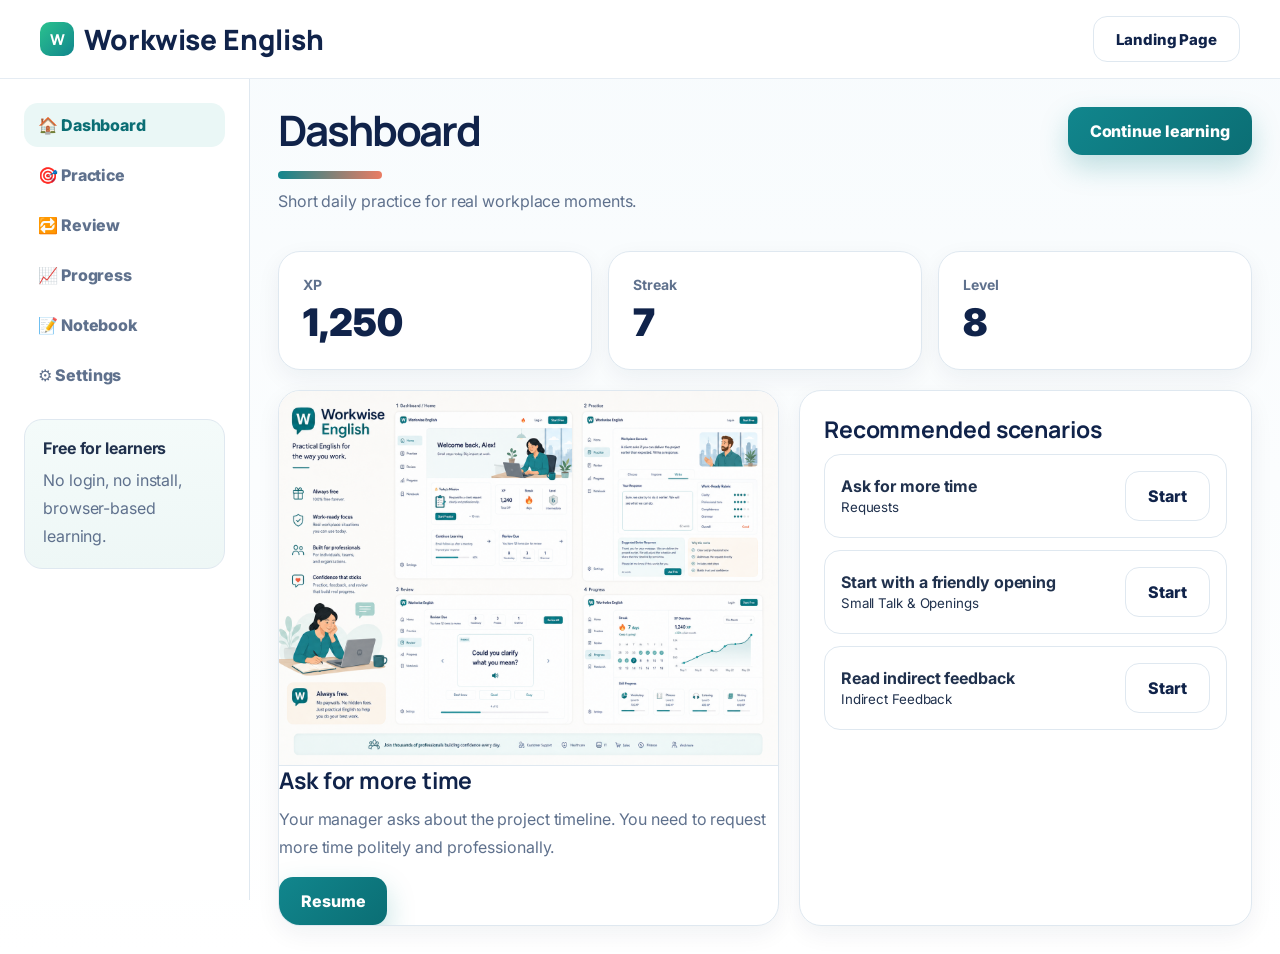
<file: app/index.html>
<!doctype html>
<html lang="en">
<head>
  <meta charset="utf-8">
  <meta name="viewport" content="width=device-width, initial-scale=1">
  <title>Dashboard — Workwise English</title>
  <link rel="preconnect" href="https://fonts.googleapis.com">
  <link rel="preconnect" href="https://fonts.gstatic.com" crossorigin>
  <link href="https://fonts.googleapis.com/css2?family=Inter:wght@400;500;600;700;800;900&family=Manrope:wght@600;700;800&display=swap" rel="stylesheet">
  <link rel="stylesheet" href="/assets/css/style.css">
</head>
<body class="page-shell" data-page="dashboard">
<header class="site-header">
  <div class="container header-inner">
    <a class="brand" href="/"><span class="brand-mark">W</span><span>Workwise English</span></a>
    <div class="header-actions"><a class="btn btn-soft" href="/">Landing Page</a></div>
  </div>
</header>
<div class="app-layout">
  <aside class="sidebar">
    <nav class="side-nav">
      <a class="side-link" data-nav="dashboard" href="/app/">🏠 Dashboard</a>
      <a class="side-link" data-nav="practice" href="/practice/">🎯 Practice</a>
      <a class="side-link" data-nav="review" href="/review/">🔁 Review</a>
      <a class="side-link" data-nav="progress" href="/progress/">📈 Progress</a>
      <a class="side-link" data-nav="notebook" href="/notebook/">📝 Notebook</a>
      <a class="side-link" data-nav="settings" href="/settings/">⚙️ Settings</a>
    </nav>
    <div class="info-box">
      <strong>Free for learners</strong>
      <p style="margin:8px 0 0;">No login, no install, browser-based learning.</p>
    </div>
  </aside>
  <main class="app-main">

<div class="app-header"><div><h1 class="page-title">Dashboard</h1><p>Short daily practice for real workplace moments.</p></div><a class="btn btn-primary" href="/practice/">Continue learning</a></div>
<div class="metrics">
  <div class="card pad metric"><div class="label">XP</div><div class="value" id="dashXp">0</div></div>
  <div class="card pad metric"><div class="label">Streak</div><div class="value" id="dashStreak">0</div></div>
  <div class="card pad metric"><div class="label">Level</div><div class="value" id="dashLevel">0</div></div>
</div>
<div class="two-col">
  <section class="card screen-card"><img src="/assets/images/app/dashboard-screen.png" alt="Dashboard mockup"><div class="pad"><h3 id="dashTitle">Continue learning</h3><p id="dashPrompt"></p><a class="btn btn-primary" href="/practice/">Resume</a></div></section>
  <section class="card pad"><h3>Recommended scenarios</h3><div class="list" id="dashRecommended"></div></section>
</div>

  </main>
</div>
<nav class="mobile-nav">
  <div class="inner">
    <a data-nav="dashboard" href="/app/">Home</a>
    <a data-nav="practice" href="/practice/">Practice</a>
    <a data-nav="review" href="/review/">Review</a>
    <a data-nav="progress" href="/progress/">Progress</a>
  </div>
</nav>
<script src="/assets/js/app.js"></script>
</body>
</html>
</file>
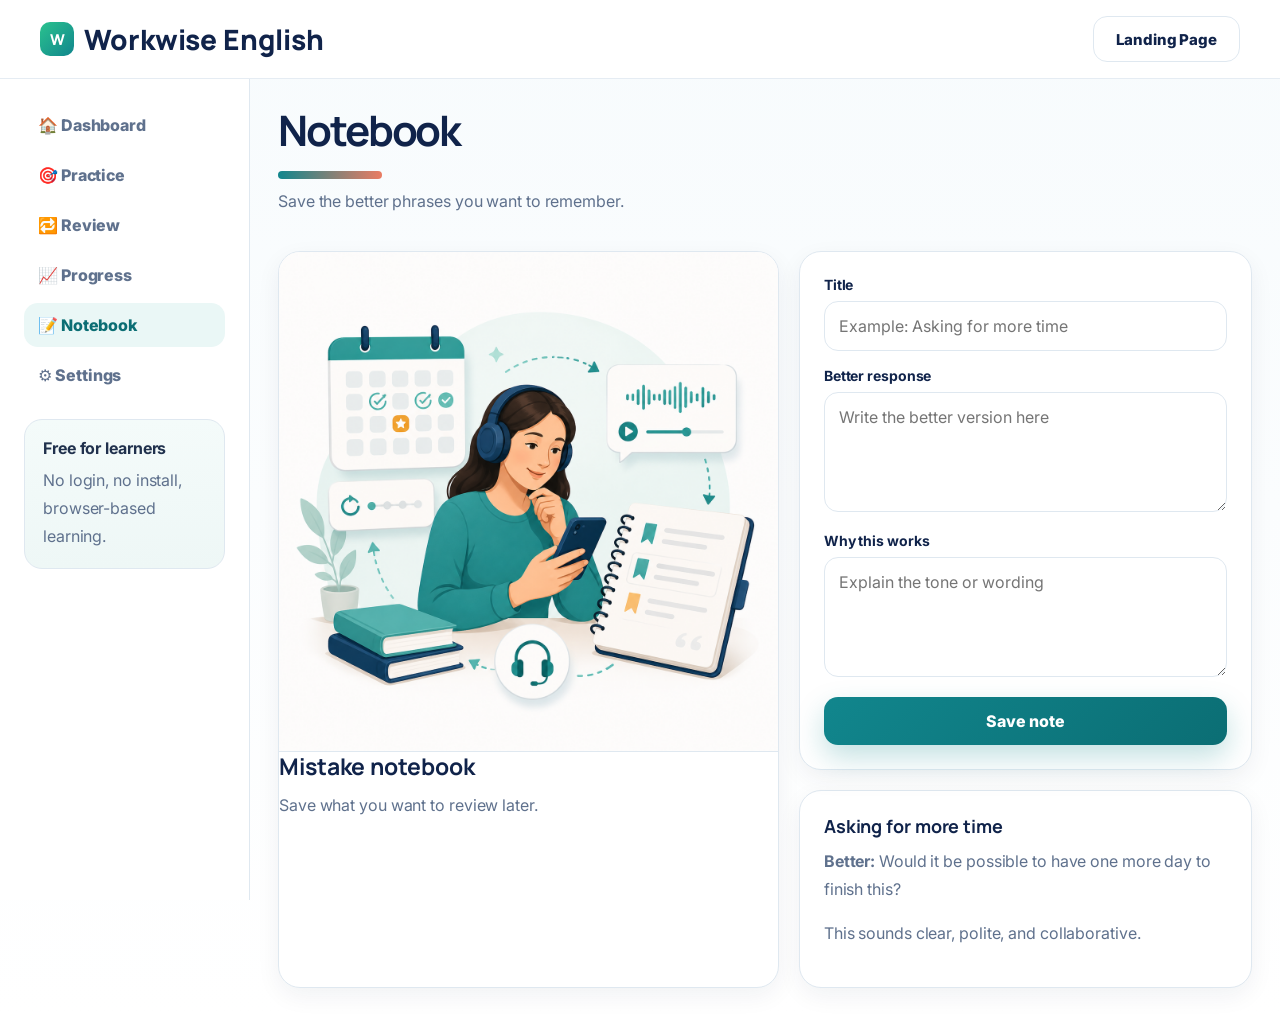
<file: notebook/index.html>
<!doctype html>
<html lang="en">
<head>
  <meta charset="utf-8">
  <meta name="viewport" content="width=device-width, initial-scale=1">
  <title>Notebook — Workwise English</title>
  <link rel="preconnect" href="https://fonts.googleapis.com">
  <link rel="preconnect" href="https://fonts.gstatic.com" crossorigin>
  <link href="https://fonts.googleapis.com/css2?family=Inter:wght@400;500;600;700;800;900&family=Manrope:wght@600;700;800&display=swap" rel="stylesheet">
  <link rel="stylesheet" href="/assets/css/style.css">
</head>
<body class="page-shell" data-page="notebook">
<header class="site-header">
  <div class="container header-inner">
    <a class="brand" href="/"><span class="brand-mark">W</span><span>Workwise English</span></a>
    <div class="header-actions"><a class="btn btn-soft" href="/">Landing Page</a></div>
  </div>
</header>
<div class="app-layout">
  <aside class="sidebar">
    <nav class="side-nav">
      <a class="side-link" data-nav="dashboard" href="/app/">🏠 Dashboard</a>
      <a class="side-link" data-nav="practice" href="/practice/">🎯 Practice</a>
      <a class="side-link" data-nav="review" href="/review/">🔁 Review</a>
      <a class="side-link" data-nav="progress" href="/progress/">📈 Progress</a>
      <a class="side-link" data-nav="notebook" href="/notebook/">📝 Notebook</a>
      <a class="side-link" data-nav="settings" href="/settings/">⚙️ Settings</a>
    </nav>
    <div class="info-box">
      <strong>Free for learners</strong>
      <p style="margin:8px 0 0;">No login, no install, browser-based learning.</p>
    </div>
  </aside>
  <main class="app-main">

<div class="app-header"><div><h1 class="page-title">Notebook</h1><p>Save the better phrases you want to remember.</p></div></div>
<div class="two-col">
  <section class="card screen-card"><img src="/assets/images/app/notebook-screen.png" alt="Notebook screen mockup"><div class="pad"><h3>Mistake notebook</h3><p>Save what you want to review later.</p></div></section>
  <section>
    <div class="card pad" style="margin-bottom:20px"><div class="form-stack"><div><label for="noteTitle">Title</label><input id="noteTitle" placeholder="Example: Asking for more time"></div><div><label for="noteBetter">Better response</label><textarea id="noteBetter" placeholder="Write the better version here"></textarea></div><div><label for="noteWhy">Why this works</label><textarea id="noteWhy" placeholder="Explain the tone or wording"></textarea></div><button class="btn btn-primary" onclick="addNote()">Save note</button></div></div>
    <div class="list" id="noteList"></div>
  </section>
</div>

  </main>
</div>
<nav class="mobile-nav">
  <div class="inner">
    <a data-nav="dashboard" href="/app/">Home</a>
    <a data-nav="practice" href="/practice/">Practice</a>
    <a data-nav="review" href="/review/">Review</a>
    <a data-nav="progress" href="/progress/">Progress</a>
  </div>
</nav>
<script src="/assets/js/app.js"></script>
</body>
</html>
</file>
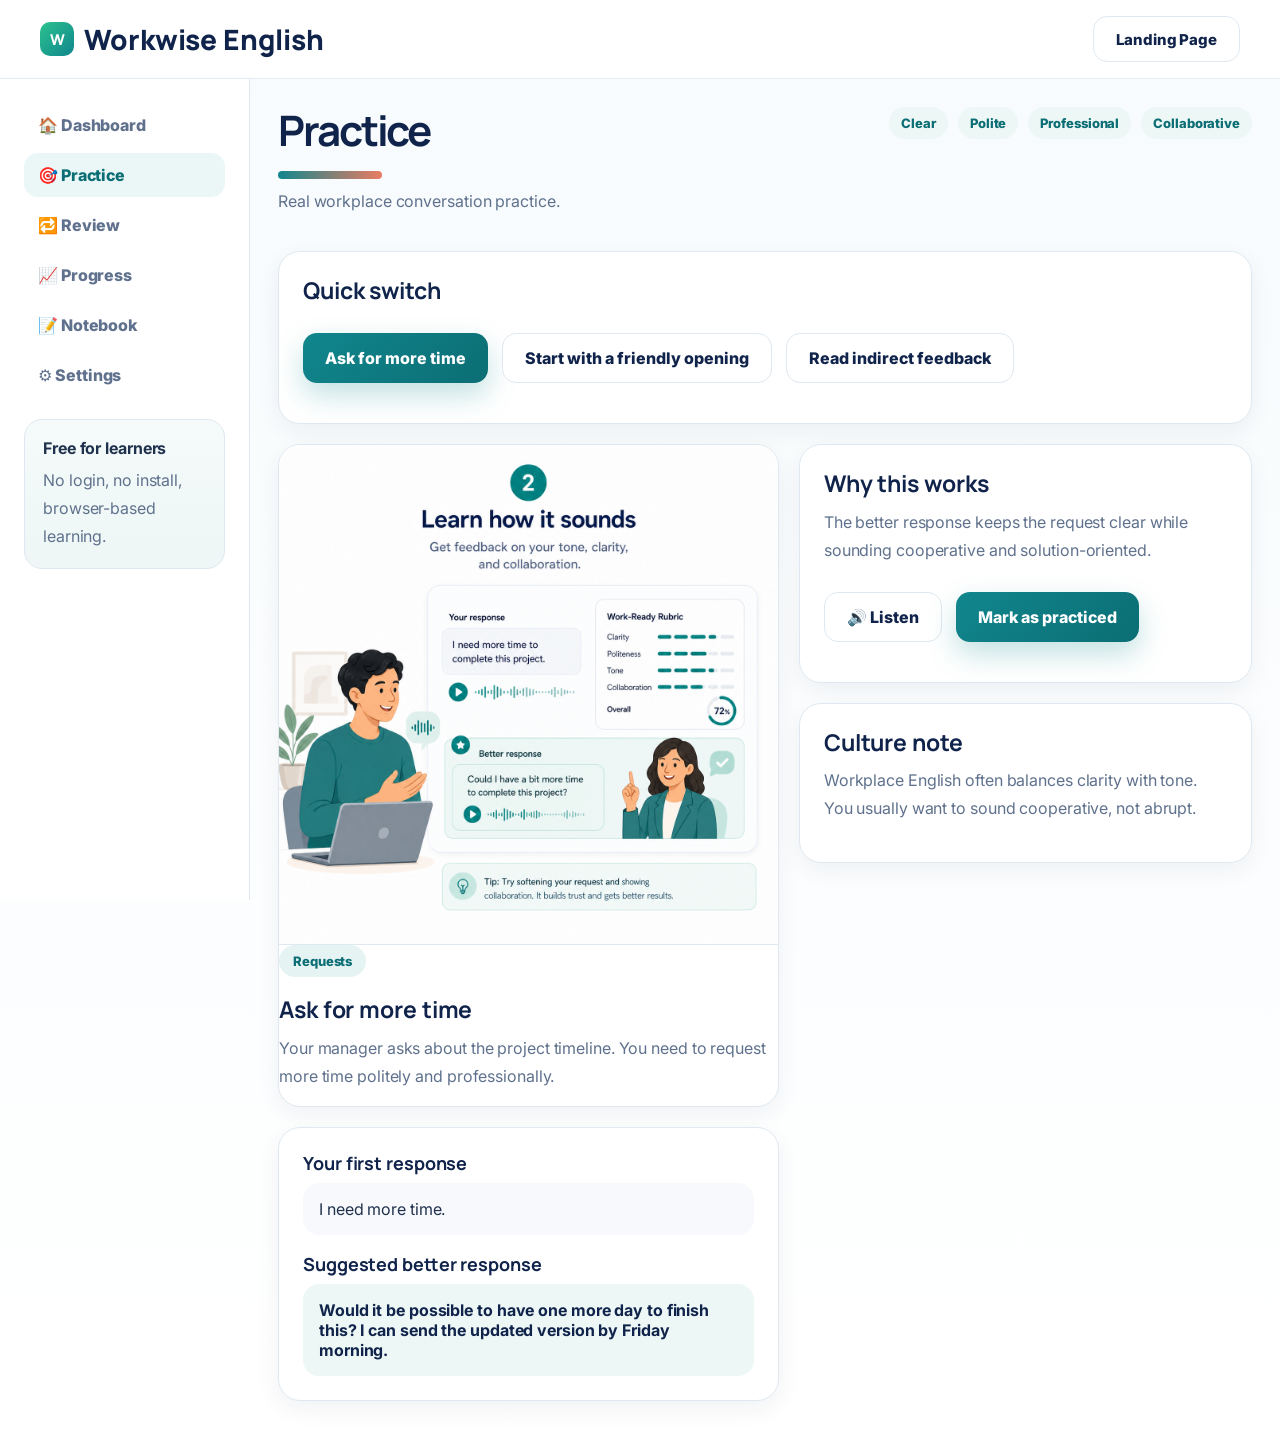
<file: practice/index.html>
<!doctype html>
<html lang="en">
<head>
  <meta charset="utf-8">
  <meta name="viewport" content="width=device-width, initial-scale=1">
  <title>Practice — Workwise English</title>
  <link rel="preconnect" href="https://fonts.googleapis.com">
  <link rel="preconnect" href="https://fonts.gstatic.com" crossorigin>
  <link href="https://fonts.googleapis.com/css2?family=Inter:wght@400;500;600;700;800;900&family=Manrope:wght@600;700;800&display=swap" rel="stylesheet">
  <link rel="stylesheet" href="/assets/css/style.css">
</head>
<body class="page-shell" data-page="practice">
<header class="site-header">
  <div class="container header-inner">
    <a class="brand" href="/"><span class="brand-mark">W</span><span>Workwise English</span></a>
    <div class="header-actions"><a class="btn btn-soft" href="/">Landing Page</a></div>
  </div>
</header>
<div class="app-layout">
  <aside class="sidebar">
    <nav class="side-nav">
      <a class="side-link" data-nav="dashboard" href="/app/">🏠 Dashboard</a>
      <a class="side-link" data-nav="practice" href="/practice/">🎯 Practice</a>
      <a class="side-link" data-nav="review" href="/review/">🔁 Review</a>
      <a class="side-link" data-nav="progress" href="/progress/">📈 Progress</a>
      <a class="side-link" data-nav="notebook" href="/notebook/">📝 Notebook</a>
      <a class="side-link" data-nav="settings" href="/settings/">⚙️ Settings</a>
    </nav>
    <div class="info-box">
      <strong>Free for learners</strong>
      <p style="margin:8px 0 0;">No login, no install, browser-based learning.</p>
    </div>
  </aside>
  <main class="app-main">

<div class="app-header"><div><h1 class="page-title">Practice</h1><p>Real workplace conversation practice.</p></div><div class="tag-row" id="practiceTags"></div></div>
<div class="card pad" style="margin-bottom:20px"><h3>Quick switch</h3><div class="cta-row" id="practiceChooser"></div></div>
<div class="two-col">
  <section>
    <div class="card screen-card" style="margin-bottom:20px"><img src="/assets/images/app/practice-screen.png" alt="Practice screen mockup"><div class="pad"><div class="eyebrow" id="practiceCategory">Requests</div><h3 id="practiceTitle">Ask for more time</h3><p id="practicePrompt"></p></div></div>
    <div class="card pad" style="margin-bottom:20px"><h4>Your first response</h4><div class="example" id="practiceResponse"></div><h4 style="margin-top:18px">Suggested better response</h4><div class="better" id="practiceBetter"></div></div>
  </section>
  <section>
    <div class="card pad" style="margin-bottom:20px"><h3>Why this works</h3><p id="practiceTip"></p><div class="cta-row"><button class="btn btn-soft" onclick="speak(document.getElementById('practiceBetter').textContent)">🔊 Listen</button><button class="btn btn-primary" onclick="completePractice()">Mark as practiced</button></div></div>
    <div class="card pad"><h3>Culture note</h3><p>Workplace English often balances clarity with tone. You usually want to sound cooperative, not abrupt.</p></div>
  </section>
</div>

  </main>
</div>
<nav class="mobile-nav">
  <div class="inner">
    <a data-nav="dashboard" href="/app/">Home</a>
    <a data-nav="practice" href="/practice/">Practice</a>
    <a data-nav="review" href="/review/">Review</a>
    <a data-nav="progress" href="/progress/">Progress</a>
  </div>
</nav>
<script src="/assets/js/app.js"></script>
</body>
</html>
</file>
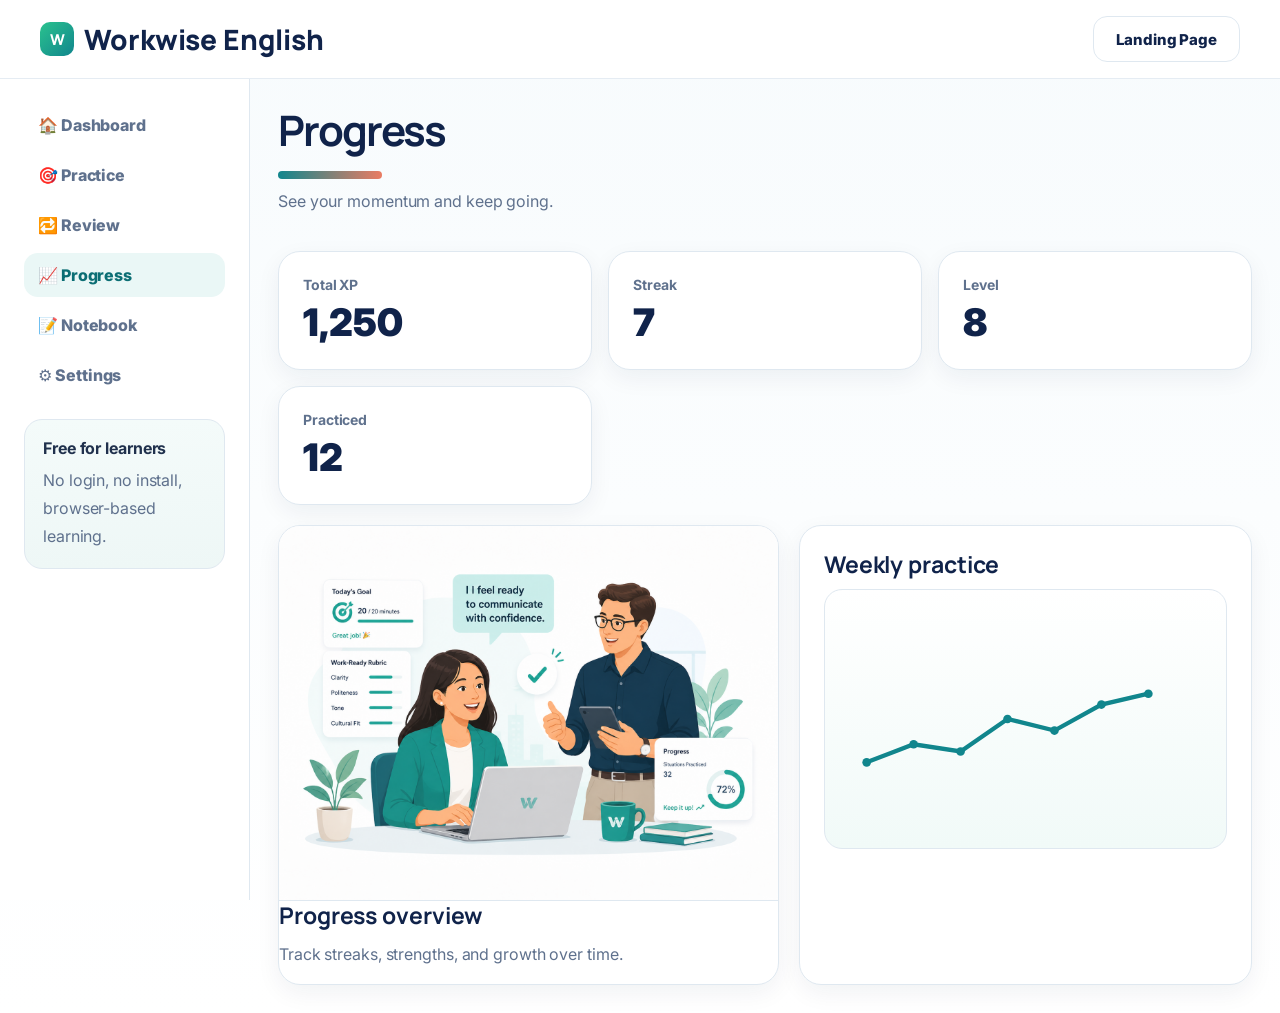
<file: progress/index.html>
<!doctype html>
<html lang="en">
<head>
  <meta charset="utf-8">
  <meta name="viewport" content="width=device-width, initial-scale=1">
  <title>Progress — Workwise English</title>
  <link rel="preconnect" href="https://fonts.googleapis.com">
  <link rel="preconnect" href="https://fonts.gstatic.com" crossorigin>
  <link href="https://fonts.googleapis.com/css2?family=Inter:wght@400;500;600;700;800;900&family=Manrope:wght@600;700;800&display=swap" rel="stylesheet">
  <link rel="stylesheet" href="/assets/css/style.css">
</head>
<body class="page-shell" data-page="progress">
<header class="site-header">
  <div class="container header-inner">
    <a class="brand" href="/"><span class="brand-mark">W</span><span>Workwise English</span></a>
    <div class="header-actions"><a class="btn btn-soft" href="/">Landing Page</a></div>
  </div>
</header>
<div class="app-layout">
  <aside class="sidebar">
    <nav class="side-nav">
      <a class="side-link" data-nav="dashboard" href="/app/">🏠 Dashboard</a>
      <a class="side-link" data-nav="practice" href="/practice/">🎯 Practice</a>
      <a class="side-link" data-nav="review" href="/review/">🔁 Review</a>
      <a class="side-link" data-nav="progress" href="/progress/">📈 Progress</a>
      <a class="side-link" data-nav="notebook" href="/notebook/">📝 Notebook</a>
      <a class="side-link" data-nav="settings" href="/settings/">⚙️ Settings</a>
    </nav>
    <div class="info-box">
      <strong>Free for learners</strong>
      <p style="margin:8px 0 0;">No login, no install, browser-based learning.</p>
    </div>
  </aside>
  <main class="app-main">

<div class="app-header"><div><h1 class="page-title">Progress</h1><p>See your momentum and keep going.</p></div></div>
<div class="metrics">
  <div class="card pad metric"><div class="label">Total XP</div><div class="value" id="progressXp">0</div></div>
  <div class="card pad metric"><div class="label">Streak</div><div class="value" id="progressStreak">0</div></div>
  <div class="card pad metric"><div class="label">Level</div><div class="value" id="progressLevel">0</div></div>
  <div class="card pad metric"><div class="label">Practiced</div><div class="value" id="progressPracticed">0</div></div>
</div>
<div class="two-col">
  <section class="card screen-card"><img src="/assets/images/app/progress-screen.png" alt="Progress screen mockup"><div class="pad"><h3>Progress overview</h3><p>Track streaks, strengths, and growth over time.</p></div></section>
  <section class="card pad"><h3>Weekly practice</h3><div class="chart"><svg viewBox="0 0 500 220" width="100%" height="100%" aria-label="Progress chart"><path d="M30 170 L95 145 L160 155 L225 110 L290 126 L355 90 L420 75" fill="none" stroke="#11868d" stroke-width="6" stroke-linecap="round"/><circle cx="30" cy="170" r="6" fill="#11868d"/><circle cx="95" cy="145" r="6" fill="#11868d"/><circle cx="160" cy="155" r="6" fill="#11868d"/><circle cx="225" cy="110" r="6" fill="#11868d"/><circle cx="290" cy="126" r="6" fill="#11868d"/><circle cx="355" cy="90" r="6" fill="#11868d"/><circle cx="420" cy="75" r="6" fill="#11868d"/></svg></div></section>
</div>

  </main>
</div>
<nav class="mobile-nav">
  <div class="inner">
    <a data-nav="dashboard" href="/app/">Home</a>
    <a data-nav="practice" href="/practice/">Practice</a>
    <a data-nav="review" href="/review/">Review</a>
    <a data-nav="progress" href="/progress/">Progress</a>
  </div>
</nav>
<script src="/assets/js/app.js"></script>
</body>
</html>
</file>
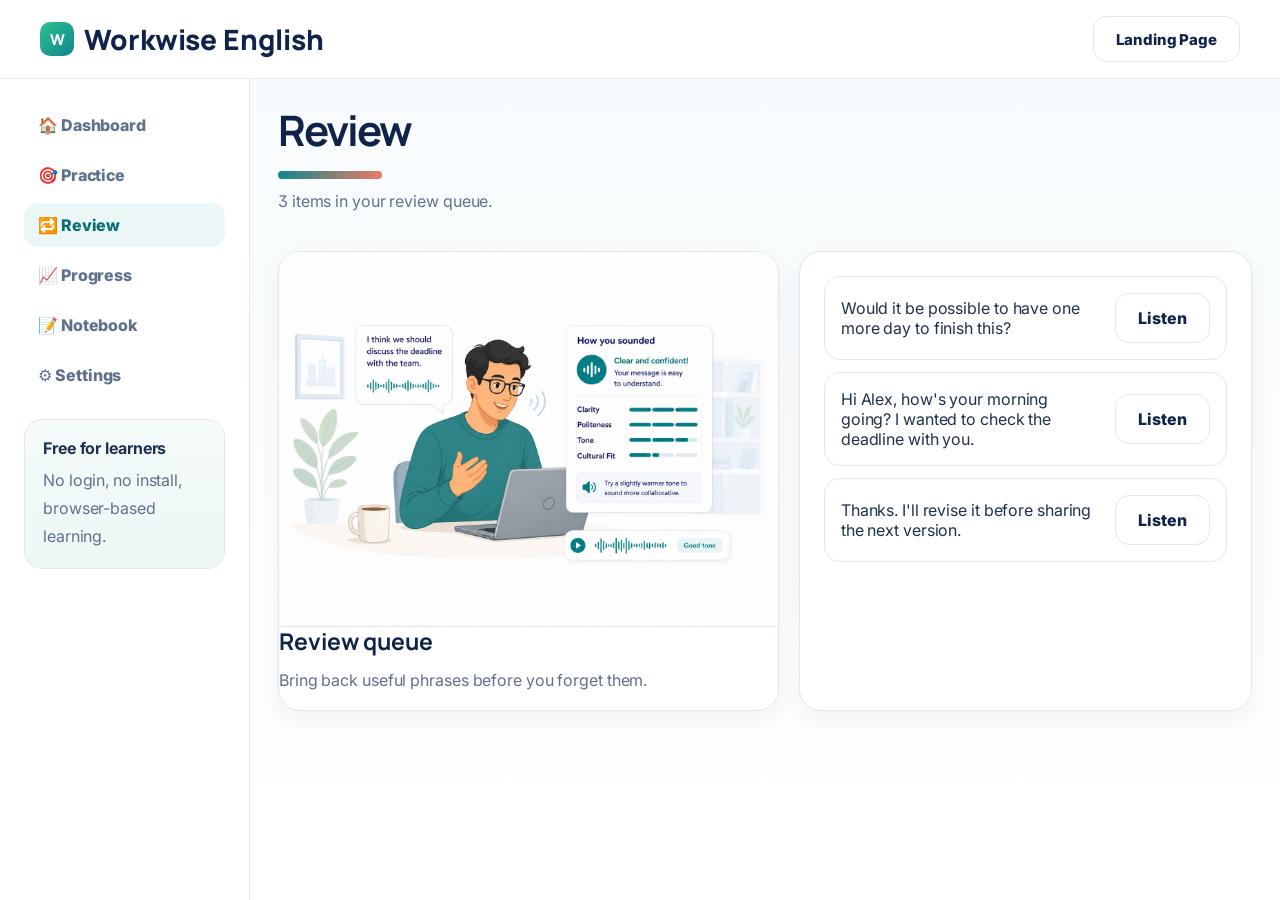
<file: review/index.html>
<!doctype html>
<html lang="en">
<head>
  <meta charset="utf-8">
  <meta name="viewport" content="width=device-width, initial-scale=1">
  <title>Review — Workwise English</title>
  <link rel="preconnect" href="https://fonts.googleapis.com">
  <link rel="preconnect" href="https://fonts.gstatic.com" crossorigin>
  <link href="https://fonts.googleapis.com/css2?family=Inter:wght@400;500;600;700;800;900&family=Manrope:wght@600;700;800&display=swap" rel="stylesheet">
  <link rel="stylesheet" href="/assets/css/style.css">
</head>
<body class="page-shell" data-page="review">
<header class="site-header">
  <div class="container header-inner">
    <a class="brand" href="/"><span class="brand-mark">W</span><span>Workwise English</span></a>
    <div class="header-actions"><a class="btn btn-soft" href="/">Landing Page</a></div>
  </div>
</header>
<div class="app-layout">
  <aside class="sidebar">
    <nav class="side-nav">
      <a class="side-link" data-nav="dashboard" href="/app/">🏠 Dashboard</a>
      <a class="side-link" data-nav="practice" href="/practice/">🎯 Practice</a>
      <a class="side-link" data-nav="review" href="/review/">🔁 Review</a>
      <a class="side-link" data-nav="progress" href="/progress/">📈 Progress</a>
      <a class="side-link" data-nav="notebook" href="/notebook/">📝 Notebook</a>
      <a class="side-link" data-nav="settings" href="/settings/">⚙️ Settings</a>
    </nav>
    <div class="info-box">
      <strong>Free for learners</strong>
      <p style="margin:8px 0 0;">No login, no install, browser-based learning.</p>
    </div>
  </aside>
  <main class="app-main">

<div class="app-header"><div><h1 class="page-title">Review</h1><p><span id="reviewCount">0</span> items in your review queue.</p></div></div>
<div class="two-col">
  <section class="card screen-card"><img src="/assets/images/app/review-screen.png" alt="Review screen mockup"><div class="pad"><h3>Review queue</h3><p>Bring back useful phrases before you forget them.</p></div></section>
  <section class="card pad"><div class="list" id="reviewItems"></div></section>
</div>

  </main>
</div>
<nav class="mobile-nav">
  <div class="inner">
    <a data-nav="dashboard" href="/app/">Home</a>
    <a data-nav="practice" href="/practice/">Practice</a>
    <a data-nav="review" href="/review/">Review</a>
    <a data-nav="progress" href="/progress/">Progress</a>
  </div>
</nav>
<script src="/assets/js/app.js"></script>
</body>
</html>
</file>
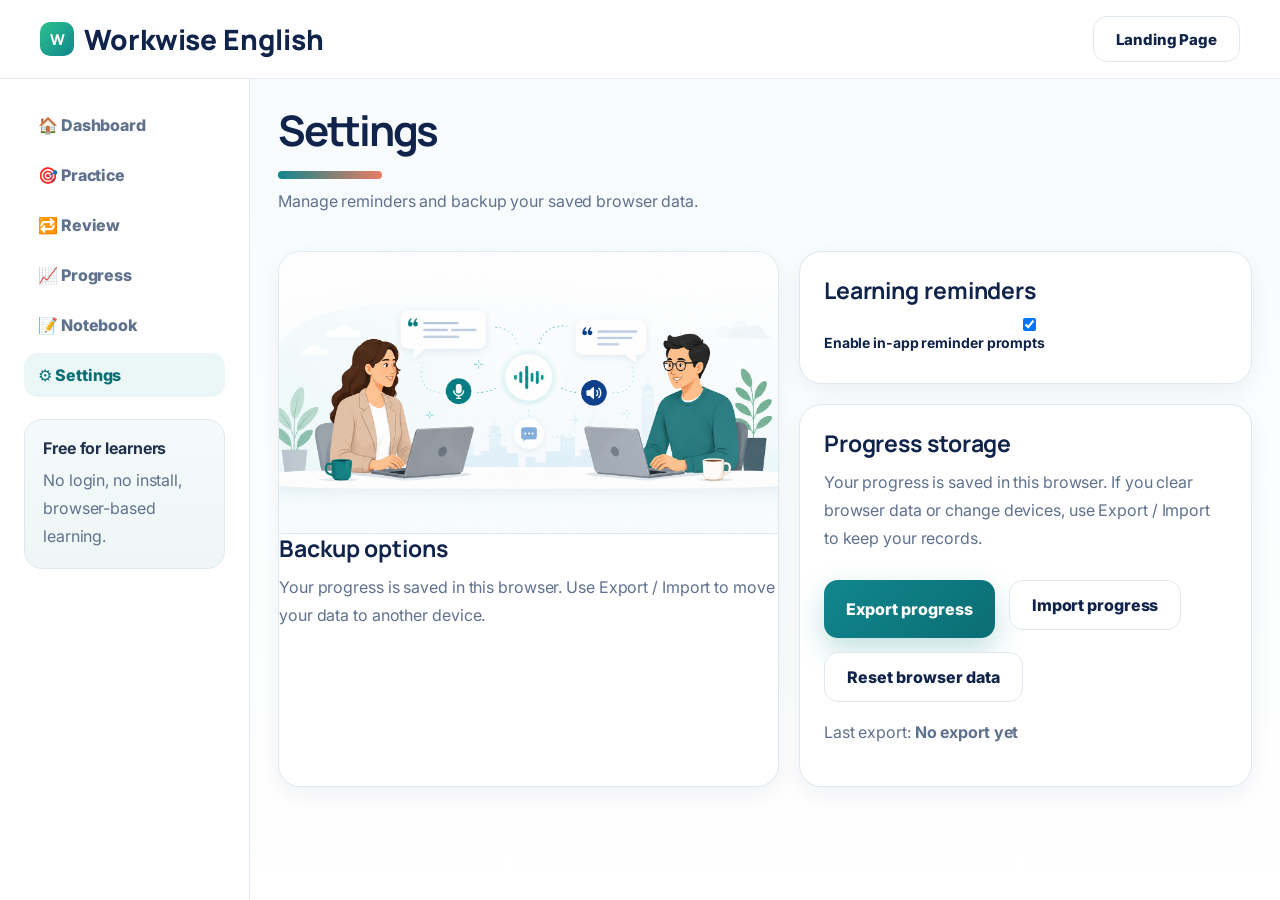
<file: settings/index.html>
<!doctype html>
<html lang="en">
<head>
  <meta charset="utf-8">
  <meta name="viewport" content="width=device-width, initial-scale=1">
  <title>Settings — Workwise English</title>
  <link rel="preconnect" href="https://fonts.googleapis.com">
  <link rel="preconnect" href="https://fonts.gstatic.com" crossorigin>
  <link href="https://fonts.googleapis.com/css2?family=Inter:wght@400;500;600;700;800;900&family=Manrope:wght@600;700;800&display=swap" rel="stylesheet">
  <link rel="stylesheet" href="/assets/css/style.css">
</head>
<body class="page-shell" data-page="settings">
<header class="site-header">
  <div class="container header-inner">
    <a class="brand" href="/"><span class="brand-mark">W</span><span>Workwise English</span></a>
    <div class="header-actions"><a class="btn btn-soft" href="/">Landing Page</a></div>
  </div>
</header>
<div class="app-layout">
  <aside class="sidebar">
    <nav class="side-nav">
      <a class="side-link" data-nav="dashboard" href="/app/">🏠 Dashboard</a>
      <a class="side-link" data-nav="practice" href="/practice/">🎯 Practice</a>
      <a class="side-link" data-nav="review" href="/review/">🔁 Review</a>
      <a class="side-link" data-nav="progress" href="/progress/">📈 Progress</a>
      <a class="side-link" data-nav="notebook" href="/notebook/">📝 Notebook</a>
      <a class="side-link" data-nav="settings" href="/settings/">⚙️ Settings</a>
    </nav>
    <div class="info-box">
      <strong>Free for learners</strong>
      <p style="margin:8px 0 0;">No login, no install, browser-based learning.</p>
    </div>
  </aside>
  <main class="app-main">

<div class="app-header"><div><h1 class="page-title">Settings</h1><p>Manage reminders and backup your saved browser data.</p></div></div>
<div class="two-col">
  <section class="card screen-card"><img src="/assets/images/app/settings-screen.png" alt="Settings screen mockup"><div class="pad"><h3>Backup options</h3><p>Your progress is saved in this browser. Use Export / Import to move your data to another device.</p></div></section>
  <section>
    <div class="card pad" style="margin-bottom:20px"><h3>Learning reminders</h3><label><input id="reminderToggle" type="checkbox" onchange="updateReminder(this.checked)"> Enable in-app reminder prompts</label></div>
    <div class="card pad"><h3>Progress storage</h3><p>Your progress is saved in this browser. If you clear browser data or change devices, use Export / Import to keep your records.</p><div class="cta-row"><button class="btn btn-primary" onclick="exportData()">Export progress</button><label class="btn btn-soft" for="importInput">Import progress</label><input id="importInput" type="file" accept="application/json" hidden onchange="importData(this)"><button class="btn btn-soft" onclick="resetData()">Reset browser data</button></div><p style="margin-top:16px">Last export: <strong id="lastExport">No export yet</strong></p></div>
  </section>
</div>

  </main>
</div>
<nav class="mobile-nav">
  <div class="inner">
    <a data-nav="dashboard" href="/app/">Home</a>
    <a data-nav="practice" href="/practice/">Practice</a>
    <a data-nav="review" href="/review/">Review</a>
    <a data-nav="progress" href="/progress/">Progress</a>
  </div>
</nav>
<script src="/assets/js/app.js"></script>
</body>
</html>
</file>
<file: assets/css/style.css>
:root {
  --navy:#10234a;
  --teal:#11868d;
  --teal-dark:#0b6e74;
  --mint:#eaf7f6;
  --sand:#f6efe6;
  --coral:#ea7c63;
  --blue:#2965c6;
  --text:#20314d;
  --muted:#5f718d;
  --line:#dfe8f0;
  --bg:#fbfdff;
  --white:#ffffff;
  --shadow:0 18px 50px rgba(16,35,74,.09);
  --shadow-sm:0 8px 24px rgba(16,35,74,.06);
  --radius:22px;
  --max:1200px;
}
* { box-sizing:border-box; }
html { scroll-behavior:smooth; }
body { margin:0; font-family:Inter,system-ui,-apple-system,BlinkMacSystemFont,"Segoe UI",sans-serif; color:var(--text); background:var(--white); }
a { color:inherit; text-decoration:none; }
img { display:block; max-width:100%; }
.container { width:min(calc(100% - 32px), var(--max)); margin:0 auto; }
.site-header { position:sticky; top:0; z-index:50; background:rgba(255,255,255,.92); backdrop-filter:blur(14px); border-bottom:1px solid rgba(223,232,240,.8); }
.header-inner { min-height:78px; display:flex; align-items:center; justify-content:space-between; gap:24px; }
.brand { display:flex; align-items:center; gap:10px; color:var(--navy); font-weight:800; font-size:28px; }
.brand-mark { width:34px; height:34px; border-radius:10px; background:linear-gradient(135deg, #2ac28e, var(--teal)); display:grid; place-items:center; color:#fff; font-size:15px; font-weight:900; }
.brand small { display:block; font-size:12px; font-weight:700; color:var(--muted); }
.nav { display:flex; gap:28px; align-items:center; color:var(--navy); font-weight:700; }
.nav a { font-size:15px; }
.header-actions { display:flex; gap:12px; align-items:center; }
.btn { display:inline-flex; align-items:center; justify-content:center; gap:10px; border:none; border-radius:14px; padding:14px 22px; font:inherit; font-weight:800; cursor:pointer; transition:.2s ease; }
.btn:hover { transform:translateY(-1px); }
.btn-primary { color:#fff; background:linear-gradient(135deg, var(--teal), var(--teal-dark)); box-shadow:0 12px 28px rgba(17,134,141,.25); }
.btn-secondary { color:var(--teal); background:#fff; border:2px solid rgba(17,134,141,.25); }
.btn-soft { color:var(--navy); background:#fff; border:1px solid var(--line); }
.section { padding:78px 0; }
.section-tight { padding:48px 0; }
.section-soft { background:linear-gradient(180deg, #fff, var(--bg)); }
.section-mint { background:linear-gradient(180deg, var(--mint), #fff); }
.section-sand { background:linear-gradient(180deg, var(--sand), #fff); }
.eyebrow { display:inline-flex; align-items:center; gap:8px; padding:8px 14px; border-radius:999px; background:rgba(17,134,141,.10); color:var(--teal-dark); font-size:13px; font-weight:800; margin-bottom:18px; }
h1,h2,h3,h4,p { margin-top:0; }
h1 { font-size:clamp(44px, 6vw, 74px); line-height:.98; letter-spacing:-.05em; color:var(--navy); margin-bottom:22px; }
h2 { font-size:clamp(30px, 4.3vw, 46px); line-height:1.1; letter-spacing:-.03em; color:var(--navy); margin-bottom:16px; }
h3 { font-size:23px; line-height:1.25; margin-bottom:10px; color:var(--navy); }
h4 { font-size:18px; line-height:1.3; margin-bottom:8px; color:var(--navy); }
p { color:var(--muted); line-height:1.75; }
.lead { font-size:19px; color:#3d506d; }
.center { text-align:center; }
.hero { padding:54px 0 32px; }
.hero-grid { display:grid; grid-template-columns:1fr 1.05fr; gap:40px; align-items:center; }
.hero-copy .level-chip { display:inline-flex; align-items:center; gap:8px; background:#edf7f6; color:var(--teal-dark); font-weight:800; border-radius:999px; padding:11px 15px; font-size:14px; margin-bottom:22px; }
.cta-row { display:flex; flex-wrap:wrap; gap:14px; margin:28px 0 16px; }
.reassurance { display:flex; flex-wrap:wrap; gap:18px; color:var(--muted); font-size:14px; font-weight:700; }
.reassurance span::before { content:"✓"; margin-right:8px; color:var(--teal); font-weight:900; }
.hero-visual { background:#fff; border:1px solid var(--line); box-shadow:var(--shadow); border-radius:28px; overflow:hidden; }
.hero-visual img { width:100%; height:auto; }
.benefit-strip { display:grid; grid-template-columns:repeat(6,1fr); gap:14px; margin-top:24px; }
.strip-card { background:#fff; border:1px solid var(--line); border-radius:18px; padding:18px 12px; text-align:center; box-shadow:var(--shadow-sm); }
.strip-card .icon { width:44px; height:44px; margin:0 auto 10px; border-radius:14px; background:#eef7f7; display:grid; place-items:center; color:var(--teal); font-size:20px; }
.grid-2 { display:grid; grid-template-columns:.9fr 1.1fr; gap:26px; align-items:start; }
.problem-grid { display:grid; grid-template-columns:repeat(3,1fr); gap:18px; }
.card { background:#fff; border:1px solid var(--line); border-radius:var(--radius); box-shadow:var(--shadow-sm); }
.card.pad { padding:24px; }
.problem-card { overflow:hidden; }
.problem-card img { width:100%; border-bottom:1px solid var(--line); background:#fff; }
.problem-card .content { padding:20px; }
.problem-card .num { width:36px; height:36px; border-radius:50%; background:var(--teal); color:#fff; display:grid; place-items:center; font-weight:900; margin-bottom:12px; }
.text-block { padding-top:18px; }
.feature-split { display:grid; grid-template-columns:.9fr 1.1fr; gap:26px; align-items:center; }
.feature-grid { display:grid; grid-template-columns:repeat(3,1fr); gap:18px; }
.mini-card { background:#fff; border:1px solid var(--line); border-radius:20px; padding:24px; box-shadow:var(--shadow-sm); }
.mini-icon { width:52px; height:52px; border-radius:16px; background:#edf7f6; color:var(--teal); display:grid; place-items:center; font-size:25px; margin-bottom:16px; }
.path-grid { display:grid; grid-template-columns:repeat(3,1fr); gap:22px; margin-top:28px; }
.path-card { background:#fff; border:1px solid var(--line); border-radius:20px; padding:24px; position:relative; }
.path-card .step { width:38px; height:38px; border-radius:50%; background:var(--teal); color:#fff; display:grid; place-items:center; font-weight:900; margin-bottom:12px; }
.arrow { text-align:center; color:#8aa0b8; font-size:26px; }
.category-grid { display:grid; grid-template-columns:repeat(8,1fr); gap:14px; margin-top:24px; }
.category { background:#fff; border:1px solid var(--line); border-radius:18px; padding:18px 10px; text-align:center; box-shadow:var(--shadow-sm); }
.category .emoji { font-size:30px; margin-bottom:10px; }
.feature-grid-8 { display:grid; grid-template-columns:repeat(4,1fr); gap:18px; margin-top:28px; }
.feature-box { background:#fff; border:1px solid var(--line); border-radius:20px; padding:22px; display:flex; gap:14px; box-shadow:var(--shadow-sm); }
.feature-box .emoji { flex:0 0 44px; width:44px; height:44px; border-radius:12px; background:#eef7f7; display:grid; place-items:center; font-size:22px; color:var(--teal); }
.how-grid { display:grid; grid-template-columns:repeat(3,1fr); gap:22px; margin-top:28px; }
.how-card { overflow:hidden; }
.how-card img { width:100%; border-bottom:1px solid var(--line); }
.how-card .content { padding:20px; }
.memory-grid { display:grid; grid-template-columns:repeat(6,1fr); gap:14px; margin-top:26px; }
.memory-card { background:#fff; border:1px solid var(--line); border-radius:18px; padding:20px 14px; text-align:center; box-shadow:var(--shadow-sm); }
.memory-card .emoji { width:46px; height:46px; margin:0 auto 12px; border-radius:14px; background:#eef7f7; display:grid; place-items:center; font-size:22px; color:var(--teal); }
.testimonial-grid { display:grid; grid-template-columns:repeat(3,1fr); gap:18px; }
.testimonial { background:#fff; border:1px solid var(--line); border-radius:20px; padding:24px; box-shadow:var(--shadow-sm); }
.stars { color:#f2ac34; letter-spacing:2px; font-size:18px; margin-top:12px; }
.free-grid { display:grid; grid-template-columns:.95fr 1.05fr; gap:24px; align-items:center; }
.free-cards { display:grid; grid-template-columns:repeat(3,1fr); gap:16px; }
.final-cta { background:linear-gradient(135deg, var(--teal-dark), var(--teal)); border-radius:28px; overflow:hidden; color:#fff; box-shadow:var(--shadow); }
.final-cta .inner { display:grid; grid-template-columns:1.1fr .9fr; gap:20px; align-items:center; padding:34px; }
.final-cta h2, .final-cta p { color:#fff; }
.footer { border-top:1px solid var(--line); padding:22px 0; color:var(--muted); font-size:14px; }
.footer-inner { display:flex; justify-content:space-between; align-items:center; gap:16px; flex-wrap:wrap; }
.footer-links { display:flex; gap:16px; flex-wrap:wrap; }
/* App */
.page-shell { min-height:100vh; background:linear-gradient(180deg, #f7fbfd, #ffffff); }
.app-layout { display:grid; grid-template-columns:250px 1fr; min-height:calc(100vh - 79px); }
.sidebar { background:#fff; border-right:1px solid var(--line); padding:24px; position:sticky; top:79px; height:calc(100vh - 79px); }
.side-nav { display:grid; gap:6px; }
.side-link { display:flex; gap:10px; align-items:center; border-radius:14px; padding:12px 14px; color:var(--muted); font-weight:800; }
.side-link.active { background:#eaf7f6; color:var(--teal-dark); }
.sidebar .info-box { margin-top:22px; background:linear-gradient(180deg,#f4fbfa,#eef7f6); border:1px solid var(--line); border-radius:18px; padding:18px; }
.app-main { padding:28px; }
.app-header { display:flex; justify-content:space-between; align-items:flex-start; gap:16px; flex-wrap:wrap; margin-bottom:20px; }
.page-title { font-size:42px; line-height:1.1; margin-bottom:8px; }
.metrics { display:grid; grid-template-columns:repeat(3,1fr); gap:16px; margin-bottom:20px; }
.metric { padding:22px; }
.metric .label { color:var(--muted); font-weight:700; font-size:14px; }
.metric .value { font-size:38px; font-weight:900; color:var(--navy); margin-top:6px; }
.two-col { display:grid; grid-template-columns:1.05fr .95fr; gap:20px; }
.screen-card { overflow:hidden; }
.screen-card img { width:100%; height:auto; border-bottom:1px solid var(--line); background:#fff; }
.list { display:grid; gap:12px; }
.list-item { display:flex; justify-content:space-between; align-items:center; gap:16px; border:1px solid var(--line); border-radius:16px; padding:16px; background:#fff; }
.tag-row { display:flex; flex-wrap:wrap; gap:10px; }
.tag { display:inline-flex; padding:8px 12px; border-radius:999px; background:#edf7f6; color:var(--teal-dark); font-weight:800; font-size:13px; }
.better { background:#edf7f6; border-radius:16px; padding:16px; font-weight:700; color:var(--navy); }
.example { background:#f7f9fc; border-radius:16px; padding:16px; color:var(--text); }
.chart { height:260px; border-radius:18px; border:1px solid var(--line); background:linear-gradient(180deg,#fff,#f1faf8); padding:20px; }
label { font-weight:700; color:var(--navy); font-size:14px; display:block; margin-bottom:8px; }
input, textarea, select { width:100%; border:1px solid var(--line); border-radius:14px; padding:14px; font:inherit; color:var(--text); background:#fff; }
textarea { min-height:120px; }
.form-stack { display:grid; gap:16px; }
.mobile-nav { display:none; position:fixed; left:0; right:0; bottom:0; z-index:60; background:rgba(255,255,255,.96); border-top:1px solid var(--line); backdrop-filter:blur(12px); padding:10px 16px env(safe-area-inset-bottom); }
.mobile-nav .inner { display:grid; grid-template-columns:repeat(4,1fr); gap:8px; }
.mobile-nav a { text-align:center; font-size:12px; font-weight:800; color:var(--muted); }
.mobile-nav a.active { color:var(--teal-dark); }
@media (max-width: 1100px) {
  .hero-grid, .grid-2, .feature-split, .free-grid, .two-col { grid-template-columns:1fr; }
  .benefit-strip { grid-template-columns:repeat(3,1fr); }
  .problem-grid, .path-grid, .how-grid, .testimonial-grid, .free-cards, .metrics { grid-template-columns:1fr; }
  .category-grid { grid-template-columns:repeat(4,1fr); }
  .memory-grid { grid-template-columns:repeat(3,1fr); }
  .feature-grid, .feature-grid-8 { grid-template-columns:repeat(2,1fr); }
  .app-layout { grid-template-columns:1fr; }
  .sidebar { display:none; }
  .mobile-nav { display:block; }
  .app-main { padding-bottom:90px; }
}
@media (max-width: 720px) {
  .nav { display:none; }
  .header-inner { min-height:70px; }
  .hero { padding-top:34px; }
  .benefit-strip, .category-grid, .feature-grid, .feature-grid-8, .memory-grid { grid-template-columns:1fr 1fr; }
  .final-cta .inner { grid-template-columns:1fr; }
}
@media (max-width: 520px) {
  h1 { font-size:42px; }
  .cta-row { flex-direction:column; }
  .btn { width:100%; }
  .benefit-strip, .category-grid, .feature-grid, .feature-grid-8, .memory-grid { grid-template-columns:1fr; }
  .reassurance { gap:10px; }
  .page-title { font-size:32px; }
}



/* ===== Production polish: typography, mobile first-view, and motion ===== */
body {
  font-feature-settings: "kern", "liga", "ss01";
  text-rendering: optimizeLegibility;
}

.hero {
  position: relative;
  overflow: hidden;
  background:
    radial-gradient(circle at 82% 10%, rgba(17,134,141,.14), transparent 28%),
    radial-gradient(circle at 18% 18%, rgba(234,124,99,.10), transparent 22%),
    linear-gradient(180deg, #ffffff 0%, #fbfdff 100%);
}

.hero::before,
.hero::after {
  content:"";
  position:absolute;
  border-radius:999px;
  pointer-events:none;
  z-index:0;
}
.hero::before {
  width: 360px;
  height: 360px;
  right: -110px;
  top: 56px;
  background: rgba(234,124,99,.10);
  animation: floatBlob 9s ease-in-out infinite;
}
.hero::after {
  width: 260px;
  height: 260px;
  left: -92px;
  bottom: 40px;
  background: rgba(17,134,141,.10);
  animation: floatBlob 11s ease-in-out infinite reverse;
}
.hero > .container {
  position: relative;
  z-index: 1;
}

h1 {
  max-width: 720px;
  text-wrap: balance;
}
h1::after {
  content:"";
  display:block;
  width: 104px;
  height: 8px;
  margin-top: 18px;
  border-radius: 999px;
  background: linear-gradient(90deg, var(--teal), var(--coral));
}

h2 {
  text-wrap: balance;
}

.lead {
  font-size: clamp(18px, 1.7vw, 21px);
  max-width: 620px;
}

.hero-copy {
  animation: fadeLift .8s cubic-bezier(.2,.8,.2,1) both;
}
.hero-visual {
  animation: floatHero 6.5s ease-in-out infinite;
  transform-origin:center;
}
.hero-visual img {
  transform: scale(1.01);
}

.benefit-strip {
  animation: fadeLift .9s cubic-bezier(.2,.8,.2,1) .18s both;
}

.card,
.mini-card,
.strip-card,
.category,
.feature-box,
.memory-card,
.testimonial,
.path-card,
.how-card {
  transition: transform .28s ease, box-shadow .28s ease, border-color .28s ease;
}
.card:hover,
.mini-card:hover,
.strip-card:hover,
.category:hover,
.feature-box:hover,
.memory-card:hover,
.testimonial:hover,
.path-card:hover,
.how-card:hover {
  transform: translateY(-5px);
  box-shadow: 0 20px 48px rgba(16,35,74,.10);
  border-color: rgba(17,134,141,.18);
}

.strip-card .icon,
.category .emoji,
.memory-card .emoji,
.feature-box .emoji,
.mini-icon {
  animation: softPulse 4.8s ease-in-out infinite;
}
.strip-card:nth-child(2n) .icon,
.category:nth-child(2n) .emoji,
.memory-card:nth-child(2n) .emoji,
.feature-box:nth-child(2n) .emoji,
.mini-card:nth-child(2n) .mini-icon {
  animation-delay: 1.2s;
}

.final-cta {
  position: relative;
  overflow: hidden;
}
.final-cta::before {
  content:"";
  position:absolute;
  width: 360px;
  height: 360px;
  right: -160px;
  top: -120px;
  border-radius:50%;
  background: rgba(255,255,255,.12);
  animation: floatBlob 10s ease-in-out infinite;
}
.final-cta .inner {
  position: relative;
  z-index: 1;
}
.final-cta img {
  animation: floatHero 6.8s ease-in-out infinite;
}

.reveal-on-scroll {
  opacity: 1;
  transform: none;
}
body.animate-ready .reveal-on-scroll {
  opacity: 0;
  transform: translateY(24px);
  transition: opacity .7s ease, transform .7s cubic-bezier(.2,.8,.2,1);
}
body.animate-ready .reveal-on-scroll.is-visible {
  opacity: 1;
  transform: translateY(0);
}

@keyframes fadeLift {
  from { opacity:0; transform: translateY(22px); }
  to { opacity:1; transform: translateY(0); }
}
@keyframes floatHero {
  0%,100% { transform: translateY(0) rotate(0deg); }
  50% { transform: translateY(-12px) rotate(.25deg); }
}
@keyframes floatBlob {
  0%,100% { transform: translate3d(0,0,0) scale(1); }
  50% { transform: translate3d(18px,-18px,0) scale(1.04); }
}
@keyframes softPulse {
  0%,100% { transform: translateY(0) scale(1); }
  50% { transform: translateY(-3px) scale(1.04); }
}

@media (prefers-reduced-motion: reduce) {
  *,
  *::before,
  *::after {
    animation: none !important;
    transition: none !important;
    scroll-behavior: auto !important;
  }
}

@media (max-width: 720px) {
  .site-header {
    position: sticky;
  }
  .header-inner {
    min-height: 58px;
  }
  .brand {
    font-size: 19px;
  }
  .brand-mark {
    width: 28px;
    height: 28px;
    border-radius: 9px;
    font-size: 13px;
  }
  .header-actions .btn {
    padding: 10px 13px;
    border-radius: 12px;
    font-size: 13px;
    width: auto;
  }
  .hero {
    padding: 22px 0 20px;
  }
  .hero-grid {
    gap: 18px;
  }
  .hero-copy {
    text-align: left;
  }
  h1 {
    font-size: clamp(34px, 10vw, 42px);
    line-height: .98;
    margin-bottom: 14px;
    letter-spacing: -0.055em;
  }
  h1::after {
    width: 76px;
    height: 6px;
    margin-top: 12px;
  }
  .lead {
    font-size: 15.5px;
    line-height: 1.58;
    margin-bottom: 12px;
  }
  .hero-copy .level-chip {
    font-size: 12px;
    padding: 8px 10px;
    margin: 2px 0 12px;
  }
  .cta-row {
    gap: 10px;
    margin: 16px 0 10px;
    flex-direction: row;
  }
  .cta-row .btn {
    flex: 1 1 0;
    width: auto;
    padding: 12px 12px;
    font-size: 14px;
    border-radius: 13px;
  }
  .reassurance {
    display: grid;
    grid-template-columns: 1fr 1fr;
    gap: 6px 10px;
    font-size: 11.5px;
    line-height: 1.35;
  }
  .reassurance span:last-child {
    grid-column: 1 / -1;
  }
  .hero-visual {
    border-radius: 20px;
    max-height: 236px;
  }
  .hero-visual img {
    width: 100%;
    height: 236px;
    object-fit: cover;
    object-position: center;
  }
  .benefit-strip {
    grid-template-columns: repeat(3, 1fr);
    gap: 8px;
    margin-top: 14px;
  }
  .strip-card {
    padding: 10px 6px;
    border-radius: 14px;
    font-size: 11px;
  }
  .strip-card .icon {
    width: 32px;
    height: 32px;
    margin-bottom: 6px;
    font-size: 16px;
  }
  .section {
    padding: 50px 0;
  }
  .section-tight {
    padding: 42px 0;
  }
  .problem-card .content,
  .how-card .content,
  .card.pad,
  .mini-card,
  .feature-box,
  .testimonial {
    padding: 18px;
  }
  .final-cta .inner {
    padding: 24px;
  }
  .final-cta img {
    max-height: 220px;
    object-fit: contain;
  }
}

@media (max-width: 420px) {
  .benefit-strip {
    grid-template-columns: repeat(2, 1fr);
  }
  .hero-visual,
  .hero-visual img {
    max-height: 210px;
    height: 210px;
  }
  .reassurance {
    grid-template-columns: 1fr;
  }
}



/* ===== Latest LP direction: stronger differentiation, science loop, and image lightbox ===== */
.hero-latest .hero-grid {
  align-items: center;
}
.hero-eyebrow {
  background: rgba(234,124,99,.12);
  color: #b8523f;
}
.hero-difference-grid {
  display: grid;
  grid-template-columns: repeat(3, minmax(0, 1fr));
  gap: 10px;
  margin: 22px 0 16px;
}
.difference-chip {
  display: flex;
  align-items: center;
  gap: 10px;
  padding: 13px 14px;
  background: #fff;
  border: 1px solid var(--line);
  border-radius: 16px;
  box-shadow: var(--shadow-sm);
  color: var(--navy);
  text-align: left;
}
.difference-chip span {
  width: 34px;
  height: 34px;
  flex: 0 0 34px;
  display: grid;
  place-items: center;
  border-radius: 12px;
  background: var(--mint);
}
.latest-hero-visual {
  border-radius: 30px;
}
.sub {
  max-width: 780px;
  margin: 0 auto 28px;
  color: var(--muted);
  font-size: 18px;
  line-height: 1.75;
}
.learning-loop-section {
  background: radial-gradient(circle at 50% 0%, rgba(17,134,141,.08), transparent 28%), #fff;
}
.learning-loop {
  display: grid;
  grid-template-columns: 1fr auto 1fr auto 1fr auto 1fr;
  gap: 14px;
  align-items: center;
  margin-top: 28px;
}
.loop-card {
  background: #fff;
  border: 1px solid var(--line);
  border-radius: 22px;
  padding: 22px;
  box-shadow: var(--shadow-sm);
  min-height: 188px;
}
.loop-icon {
  width: 58px;
  height: 58px;
  margin: 0 auto 16px;
  display: grid;
  place-items: center;
  border-radius: 18px;
  background: var(--mint);
  font-size: 30px;
}
.loop-arrow {
  font-size: 28px;
  color: var(--teal);
  font-weight: 900;
}
.forgetting-curve-card {
  margin: 28px auto 0;
  max-width: 960px;
  background: linear-gradient(135deg, #ffffff, #f5fbfa);
  border: 1px solid var(--line);
  border-radius: 26px;
  box-shadow: var(--shadow-sm);
  padding: 24px;
  display: grid;
  grid-template-columns: 72px 1fr 1.25fr;
  gap: 20px;
  align-items: center;
  text-align: left;
}
.brain-badge {
  width: 72px;
  height: 72px;
  display: grid;
  place-items: center;
  border-radius: 24px;
  background: rgba(17,134,141,.12);
  font-size: 38px;
}
.curve-copy h3 {
  margin-bottom: 8px;
}
.curve-copy p {
  margin-bottom: 0;
}
.curve-svg {
  width: 100%;
  min-height: 170px;
}
.curve-base {
  fill: none;
  stroke: #d7e2ec;
  stroke-width: 5;
  stroke-linecap: round;
}
.curve-review {
  fill: none;
  stroke: var(--coral);
  stroke-width: 5;
  stroke-linecap: round;
}
.review-markers circle {
  fill: var(--teal);
  stroke: #fff;
  stroke-width: 4;
}
.curve-svg text {
  font: 700 14px Inter, sans-serif;
  fill: var(--muted);
}
.latest-categories .category {
  min-height: 118px;
  display: grid;
  place-items: center;
  gap: 8px;
}
.image-zoom {
  display: block;
  width: 100%;
  padding: 0;
  border: 0;
  background: transparent;
  cursor: zoom-in;
  font: inherit;
  color: inherit;
}
.image-zoom img {
  width: 100%;
}
.lightbox {
  position: fixed;
  inset: 0;
  z-index: 999;
  display: none;
  place-items: center;
  background: rgba(10, 20, 45, .74);
  padding: 24px;
}
.lightbox.is-open {
  display: grid;
}
.lightbox img {
  max-width: min(1120px, 94vw);
  max-height: 88vh;
  border-radius: 22px;
  box-shadow: 0 24px 80px rgba(0,0,0,.35);
  background: #fff;
}
.lightbox-close {
  position: fixed;
  top: 18px;
  right: 22px;
  width: 44px;
  height: 44px;
  border: 0;
  border-radius: 999px;
  background: #fff;
  color: var(--navy);
  font-size: 30px;
  line-height: 1;
  cursor: pointer;
  box-shadow: var(--shadow-sm);
}

@media (max-width: 1100px) {
  .hero-difference-grid,
  .learning-loop,
  .forgetting-curve-card {
    grid-template-columns: 1fr;
  }
  .loop-arrow {
    transform: rotate(90deg);
  }
  .forgetting-curve-card {
    text-align: center;
  }
  .brain-badge {
    margin: 0 auto;
  }
}
@media (max-width: 720px) {
  .hero-latest .hero-grid {
    display: flex;
    flex-direction: column;
  }
  .hero-latest .hero-visual {
    order: 1;
    width: 100%;
  }
  .hero-latest .hero-copy {
    order: 2;
  }
  .hero-latest h1 {
    font-size: clamp(32px, 9.2vw, 40px);
  }
  .hero-difference-grid {
    grid-template-columns: 1fr;
    margin: 14px 0 12px;
  }
  .difference-chip {
    padding: 10px 12px;
    font-size: 13px;
  }
  .latest-categories {
    grid-template-columns: repeat(2, 1fr);
  }
  .learning-loop {
    gap: 10px;
  }
  .loop-card {
    min-height: 0;
    padding: 18px;
  }
  .forgetting-curve-card {
    padding: 18px;
  }
}


/* GitHub-ready v3 typography */
h1, h2, h3, h4, .brand {
  font-family: Manrope, Inter, system-ui, -apple-system, BlinkMacSystemFont, "Segoe UI", sans-serif;
}
body {
  font-family: Inter, system-ui, -apple-system, BlinkMacSystemFont, "Segoe UI", sans-serif;
}



/* ===== Workwise English v4 SEO/AEO + UX polish ===== */
:root {
  --font-heading: Manrope, Inter, system-ui, -apple-system, BlinkMacSystemFont, "Segoe UI", sans-serif;
  --font-body: Inter, system-ui, -apple-system, BlinkMacSystemFont, "Segoe UI", sans-serif;
}
body {
  font-family: var(--font-body);
  letter-spacing: -0.006em;
}
h1, h2, h3, h4, .brand {
  font-family: var(--font-heading);
}
h1, h2 {
  text-wrap: balance;
}
.site-header .btn,
.btn {
  display: inline-flex;
  align-items: center;
  justify-content: center;
  text-align: center;
  white-space: nowrap;
}
.header-actions .btn {
  min-width: 104px;
}
.hero-v4 {
  padding: 72px 0 36px;
  overflow: hidden;
  background:
    radial-gradient(circle at 83% 12%, rgba(17,134,141,.12), transparent 32%),
    radial-gradient(circle at 9% 78%, rgba(234,124,99,.09), transparent 30%),
    linear-gradient(180deg, #fffdf9 0%, #fbfdff 100%);
}
.hero-v4-grid {
  display: grid;
  grid-template-columns: minmax(0, .88fr) minmax(560px, 1.12fr);
  gap: clamp(32px, 4.5vw, 68px);
  align-items: center;
}
.hero-v4 .hero-copy {
  max-width: 620px;
}
.hero-v4 .hero-eyebrow {
  background: rgba(234,124,99,.12);
  color: #b8523f;
  margin-bottom: 22px;
}
.hero-v4 h1 {
  margin: 0 0 22px;
  color: var(--navy);
  font-size: clamp(48px, 5.4vw, 76px);
  line-height: .98;
  letter-spacing: -0.06em;
}
.hero-v4 h1::after {
  width: 96px;
  height: 7px;
  margin-top: 18px;
}
.hero-lead {
  max-width: 560px;
  margin: 0 0 24px;
  color: #43546f;
  font-size: clamp(18px, 1.45vw, 21px);
  line-height: 1.68;
}
.hero-actions {
  display: flex;
  gap: 14px;
  flex-wrap: wrap;
  margin: 0 0 16px;
}
.hero-level {
  display: inline-flex;
  align-items: center;
  margin: 0 0 10px;
  padding: 8px 14px;
  border-radius: 999px;
  background: rgba(17,134,141,.10);
  color: #086d72;
  font-size: 14px;
  font-weight: 800;
}
.hero-trust-line {
  margin: 0;
  color: #4b5d76;
  font-size: 14px;
  font-weight: 650;
  line-height: 1.45;
}
.hero-visual-v4 picture,
.hero-visual-v4 img {
  display: block;
  width: 100%;
}
.hero-visual-v4 img {
  border-radius: 30px;
  box-shadow: 0 24px 72px rgba(15,31,51,.13);
  border: 1px solid rgba(16,35,74,.08);
  background: #fff;
}
.hero-benefits {
  display: grid;
  grid-template-columns: repeat(4, 1fr);
  gap: 14px;
  margin-top: 34px;
}
.benefit-card {
  display: flex;
  align-items: center;
  gap: 12px;
  min-height: 82px;
  padding: 18px 18px;
  border: 1px solid rgba(16,35,74,.08);
  border-radius: 20px;
  background: #fff;
  box-shadow: 0 14px 36px rgba(16,35,74,.055);
  color: var(--navy);
  font-weight: 800;
  line-height: 1.25;
}
.benefit-card span {
  flex: 0 0 42px;
  width: 42px;
  height: 42px;
  display: grid;
  place-items: center;
  border-radius: 14px;
  background: rgba(17,134,141,.10);
}
.section-heading {
  max-width: 820px;
  margin: 0 auto 30px;
}
.pain-grid {
  display: grid;
  grid-template-columns: repeat(4, 1fr);
  gap: 18px;
}
.pain-card {
  padding: 24px;
  border: 1px solid rgba(16,35,74,.08);
  border-radius: 22px;
  background: #fff;
  box-shadow: 0 14px 36px rgba(16,35,74,.055);
  text-align: left;
}
.pain-card h3 {
  font-size: 21px;
  margin-bottom: 10px;
}
.pain-card p {
  margin-bottom: 0;
}
.practice-steps {
  display: grid;
  grid-template-columns: repeat(6, 1fr);
  gap: 14px;
  margin-top: 30px;
}
.step-card {
  position: relative;
  padding: 22px 16px;
  border-radius: 20px;
  border: 1px solid rgba(16,35,74,.08);
  background: #fff;
  box-shadow: 0 14px 36px rgba(16,35,74,.055);
  text-align: left;
}
.step-card span {
  display: grid;
  place-items: center;
  width: 34px;
  height: 34px;
  margin-bottom: 14px;
  border-radius: 999px;
  background: var(--teal);
  color: #fff;
  font-weight: 900;
}
.step-card h3 {
  font-size: 19px;
  margin-bottom: 8px;
}
.step-card p {
  font-size: 14px;
  line-height: 1.55;
  margin-bottom: 0;
}
.feature-box h3,
.mini-card h3,
.loop-card h3,
.how-card h3,
.free-cards h3 {
  font-size: 18px;
  margin-bottom: 8px;
}
.faq-container {
  max-width: 940px;
}
.faq-list {
  display: grid;
  gap: 12px;
}
.faq-list details {
  border: 1px solid rgba(16,35,74,.08);
  border-radius: 18px;
  background: #fff;
  box-shadow: 0 10px 28px rgba(16,35,74,.045);
  padding: 18px 20px;
}
.faq-list summary {
  cursor: pointer;
  font-weight: 850;
  color: var(--navy);
  font-family: var(--font-heading);
}
.faq-list p {
  margin: 12px 0 0;
}
.compact-loop {
  margin-top: 28px;
}
.final-cta img {
  border-radius: 22px;
}

@media (max-width: 1180px) {
  .hero-v4-grid {
    grid-template-columns: 1fr;
  }
  .hero-v4 .hero-copy {
    max-width: 800px;
  }
  .hero-benefits,
  .pain-grid,
  .practice-steps {
    grid-template-columns: repeat(2, 1fr);
  }
}
@media (max-width: 720px) {
  .header-inner {
    min-height: 60px;
  }
  .brand {
    font-size: 19px;
  }
  .header-actions .btn {
    min-width: 96px;
    padding: 10px 14px;
    font-size: 13px;
    justify-content: center;
    text-align: center;
  }
  .hero-v4 {
    padding: 22px 0 28px;
  }
  .hero-v4-grid {
    display: flex;
    flex-direction: column;
    gap: 24px;
  }
  .hero-v4 .hero-visual-v4 {
    order: 1;
    width: 100%;
  }
  .hero-v4 .hero-copy {
    order: 2;
    max-width: none;
  }
  .hero-v4 .hero-eyebrow {
    margin-bottom: 14px;
    font-size: 12px;
    padding: 7px 12px;
  }
  .hero-v4 h1 {
    font-size: clamp(36px, 10.5vw, 48px);
    line-height: 1.02;
    letter-spacing: -0.058em;
    margin-bottom: 16px;
  }
  .hero-v4 h1::after {
    width: 72px;
    height: 6px;
    margin-top: 12px;
  }
  .hero-lead {
    font-size: 16px;
    line-height: 1.62;
    margin-bottom: 20px;
  }
  .hero-actions {
    display: grid;
    grid-template-columns: 1fr 1fr;
    gap: 10px;
  }
  .hero-actions .btn {
    width: 100%;
    min-height: 46px;
    padding: 12px 10px;
    justify-content: center;
    text-align: center;
  }
  .hero-level {
    font-size: 12px;
    padding: 7px 10px;
  }
  .hero-trust-line {
    font-size: 12px;
  }
  .hero-visual-v4 img {
    border-radius: 22px;
  }
  .hero-benefits,
  .pain-grid,
  .practice-steps {
    grid-template-columns: 1fr;
    gap: 12px;
  }
  .benefit-card {
    min-height: 66px;
    padding: 14px 16px;
  }
  .pain-card,
  .step-card {
    padding: 18px;
  }
  .section {
    padding: 54px 0;
  }
}


/* ===== v4.1 production polish: image sizing, CTA balance, mobile first-view ===== */
.definition-line {
  max-width: 980px;
  margin: 22px auto 0;
  padding: 16px 20px;
  border: 1px solid rgba(16,35,74,.08);
  border-radius: 18px;
  background: rgba(255,255,255,.76);
  box-shadow: 0 12px 34px rgba(16,35,74,.045);
  color: #43546f;
  font-size: 15px;
  line-height: 1.55;
  text-align: center;
}
.small-trust-note {
  margin-top: 18px;
  padding: 14px 16px;
  border-radius: 16px;
  background: rgba(255,255,255,.62);
  color: #43546f;
  font-weight: 700;
  line-height: 1.55;
}
.site-header .btn,
.header-actions .btn,
.hero-actions .btn,
.final-cta .btn {
  justify-content: center !important;
  text-align: center !important;
}
.header-actions .btn {
  height: 46px;
  min-width: 118px;
  padding: 0 22px;
  border-radius: 14px;
  font-size: 15px;
  line-height: 1;
}

/* Make How it works cards feel designed, not stretched */
.how-grid {
  align-items: stretch;
}
.how-card {
  overflow: hidden;
  min-height: 0;
}
.how-card .image-zoom {
  height: 320px;
  max-height: 320px;
  padding: 22px;
  display: flex;
  align-items: center;
  justify-content: center;
  background:
    radial-gradient(circle at 50% 12%, rgba(17,134,141,.05), transparent 48%),
    #fff;
  overflow: hidden;
}
.how-card .image-zoom img {
  width: auto;
  height: auto;
  max-width: 100%;
  max-height: 100%;
  object-fit: contain;
}
.how-card .content {
  padding: 24px 26px 30px;
  border-top: 1px solid rgba(16,35,74,.08);
}
.how-card .content h3 {
  margin-bottom: 8px;
}
.how-card .content p {
  margin-bottom: 0;
  line-height: 1.62;
}

/* Final CTA: less heavy, better image proportion */
.final-cta .inner {
  align-items: center;
  gap: clamp(24px, 4vw, 54px);
}
.final-cta .inner > div {
  max-width: 680px;
}
.final-cta h2 {
  font-size: clamp(34px, 4.3vw, 58px);
  line-height: 1.04;
  letter-spacing: -0.055em;
}
.final-cta p {
  max-width: 760px;
}
.final-cta .cta-note {
  margin: 12px 0 0;
  color: rgba(255,255,255,.82);
  font-size: 14px;
  font-weight: 700;
}
.final-cta img {
  width: min(42vw, 520px);
  max-height: 430px;
  object-fit: contain;
  background: #fff;
  border-radius: 26px;
}

/* FAQ readability */
.faq-list details[open] {
  border-color: rgba(17,134,141,.18);
}

/* Desktop refinement */
@media (min-width: 1181px) {
  .hero-v4-grid {
    grid-template-columns: minmax(0, .84fr) minmax(610px, 1.16fr);
  }
  .hero-v4 .hero-copy {
    max-width: 600px;
  }
}

/* Tablet */
@media (max-width: 980px) {
  .how-card .image-zoom {
    height: 280px;
    max-height: 280px;
  }
  .final-cta img {
    width: 100%;
    max-width: 520px;
    max-height: 360px;
  }
}

/* Mobile polish */
@media (max-width: 720px) {
  .site-header {
    position: sticky;
    top: 0;
    z-index: 40;
    backdrop-filter: blur(14px);
  }
  .header-inner {
    min-height: 58px;
    gap: 10px;
  }
  .header-actions .btn {
    height: 42px;
    min-width: 94px;
    padding: 0 13px;
    font-size: 13px;
    line-height: 1;
  }
  .hero-v4 {
    padding-top: 18px;
  }
  .hero-v4-grid {
    gap: 18px;
  }
  .hero-v4 .hero-visual-v4 img {
    max-height: 360px;
    object-fit: contain;
  }
  .definition-line {
    margin-top: 16px;
    padding: 13px 14px;
    font-size: 13px;
    text-align: left;
  }
  .how-card .image-zoom {
    height: 240px;
    max-height: 240px;
    padding: 16px;
  }
  .how-card .content {
    padding: 20px 20px 24px;
  }
  .final-cta .inner {
    padding: 28px 22px;
  }
  .final-cta h2 {
    font-size: 31px;
  }
  .final-cta img {
    max-height: 280px;
  }
}


/* ===== v4.2 mobile hero fix =====
   Mobile was showing a text-heavy vertical hero image above the actual HTML copy.
   Fix: show copy first, then an app-only image. */
@media (max-width: 720px) {
  .hero-v4 .hero-copy {
    order: 1 !important;
  }
  .hero-v4 .hero-visual-v4 {
    order: 2 !important;
  }
  .hero-v4 {
    padding-top: 22px;
  }
  .hero-v4 .hero-eyebrow {
    margin-top: 4px;
  }
  .hero-v4 .hero-visual-v4 img {
    max-height: none;
    width: 100%;
    object-fit: contain;
    border-radius: 20px;
  }
  .hero-v4-grid {
    gap: 22px;
  }
}
</file>
